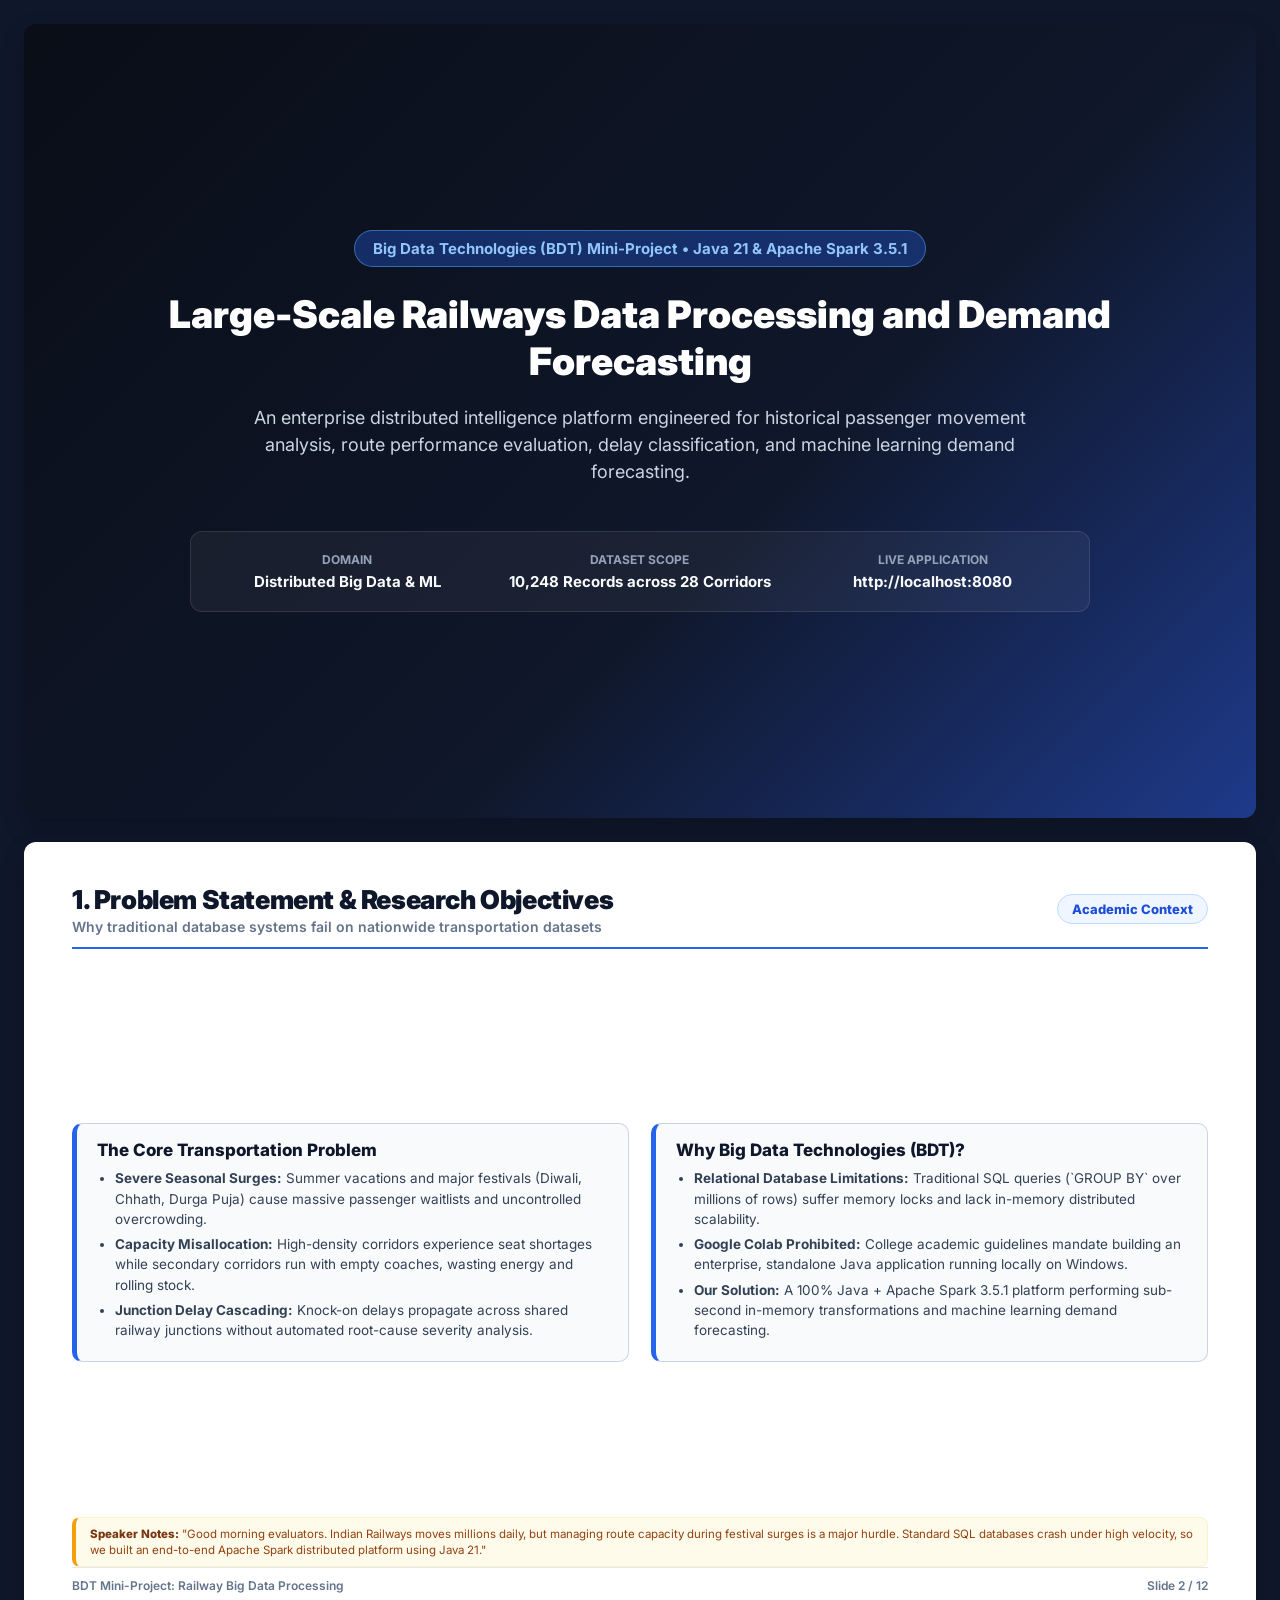
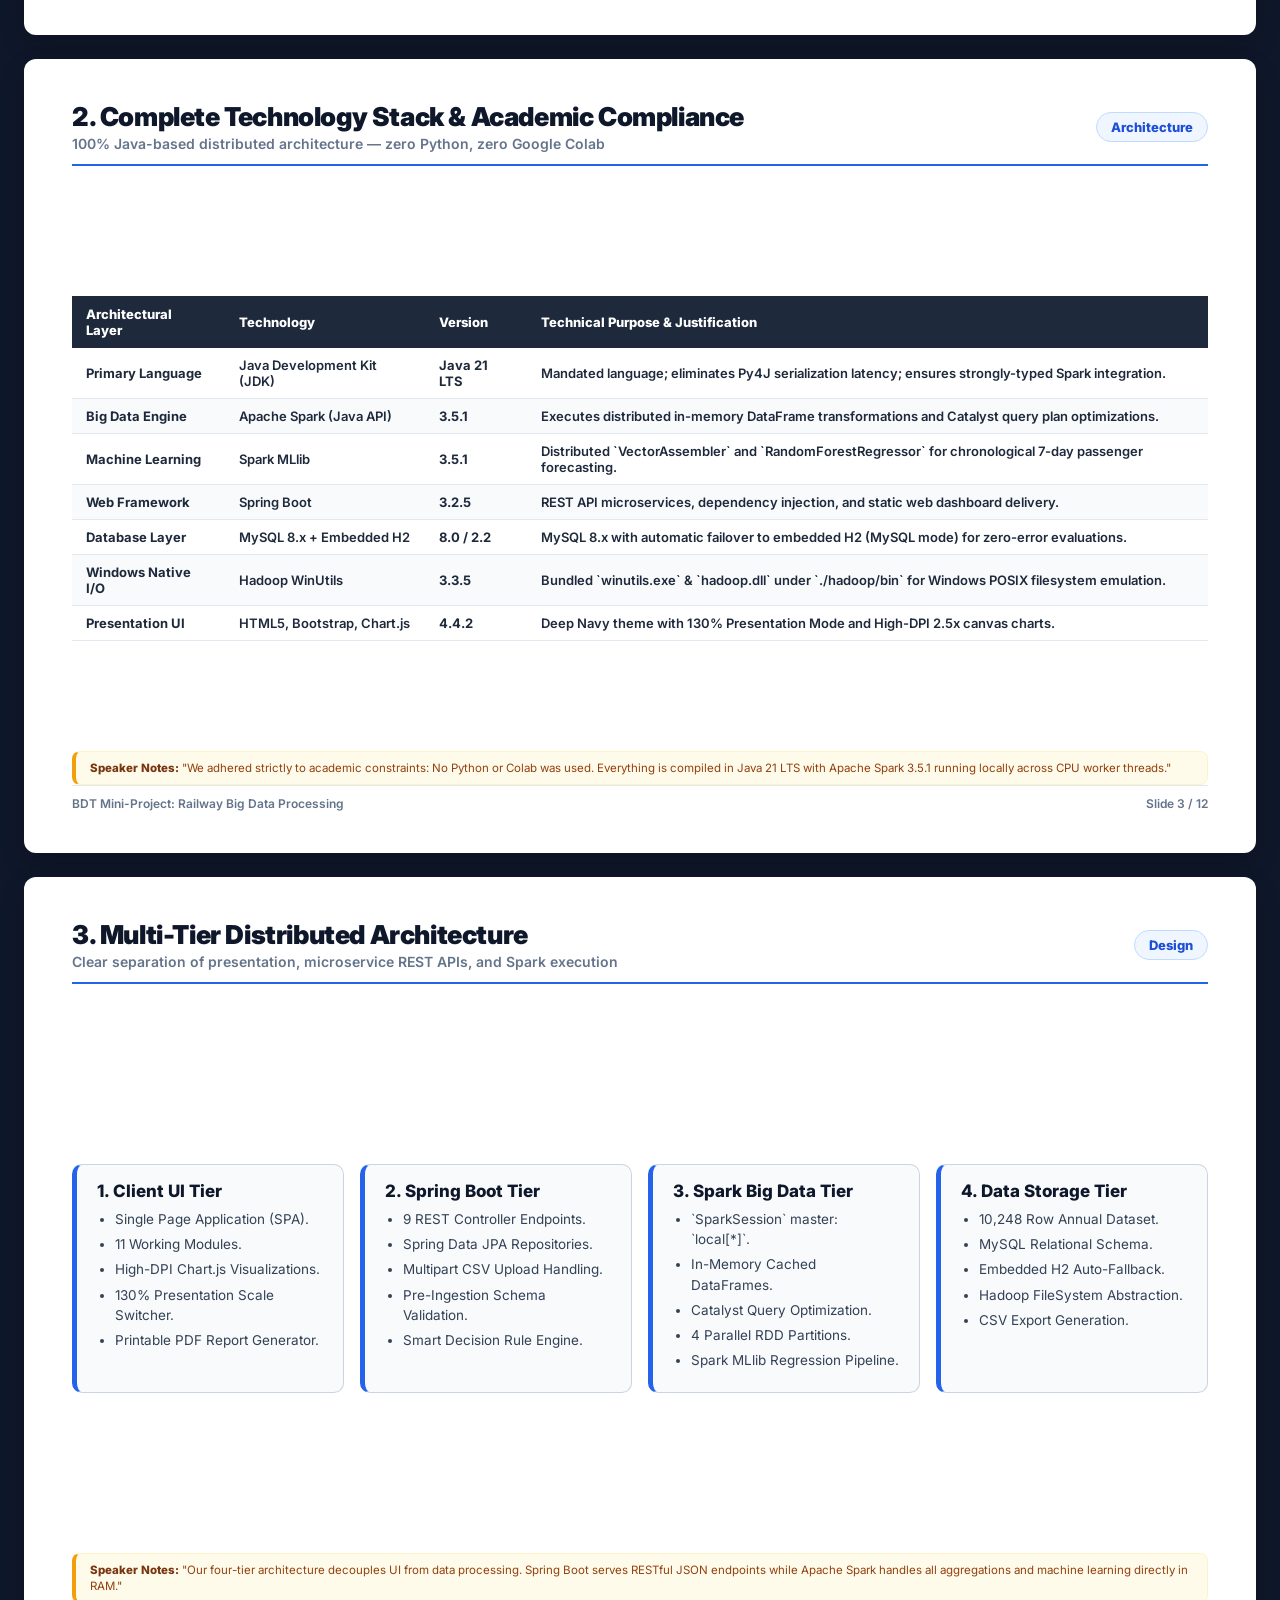
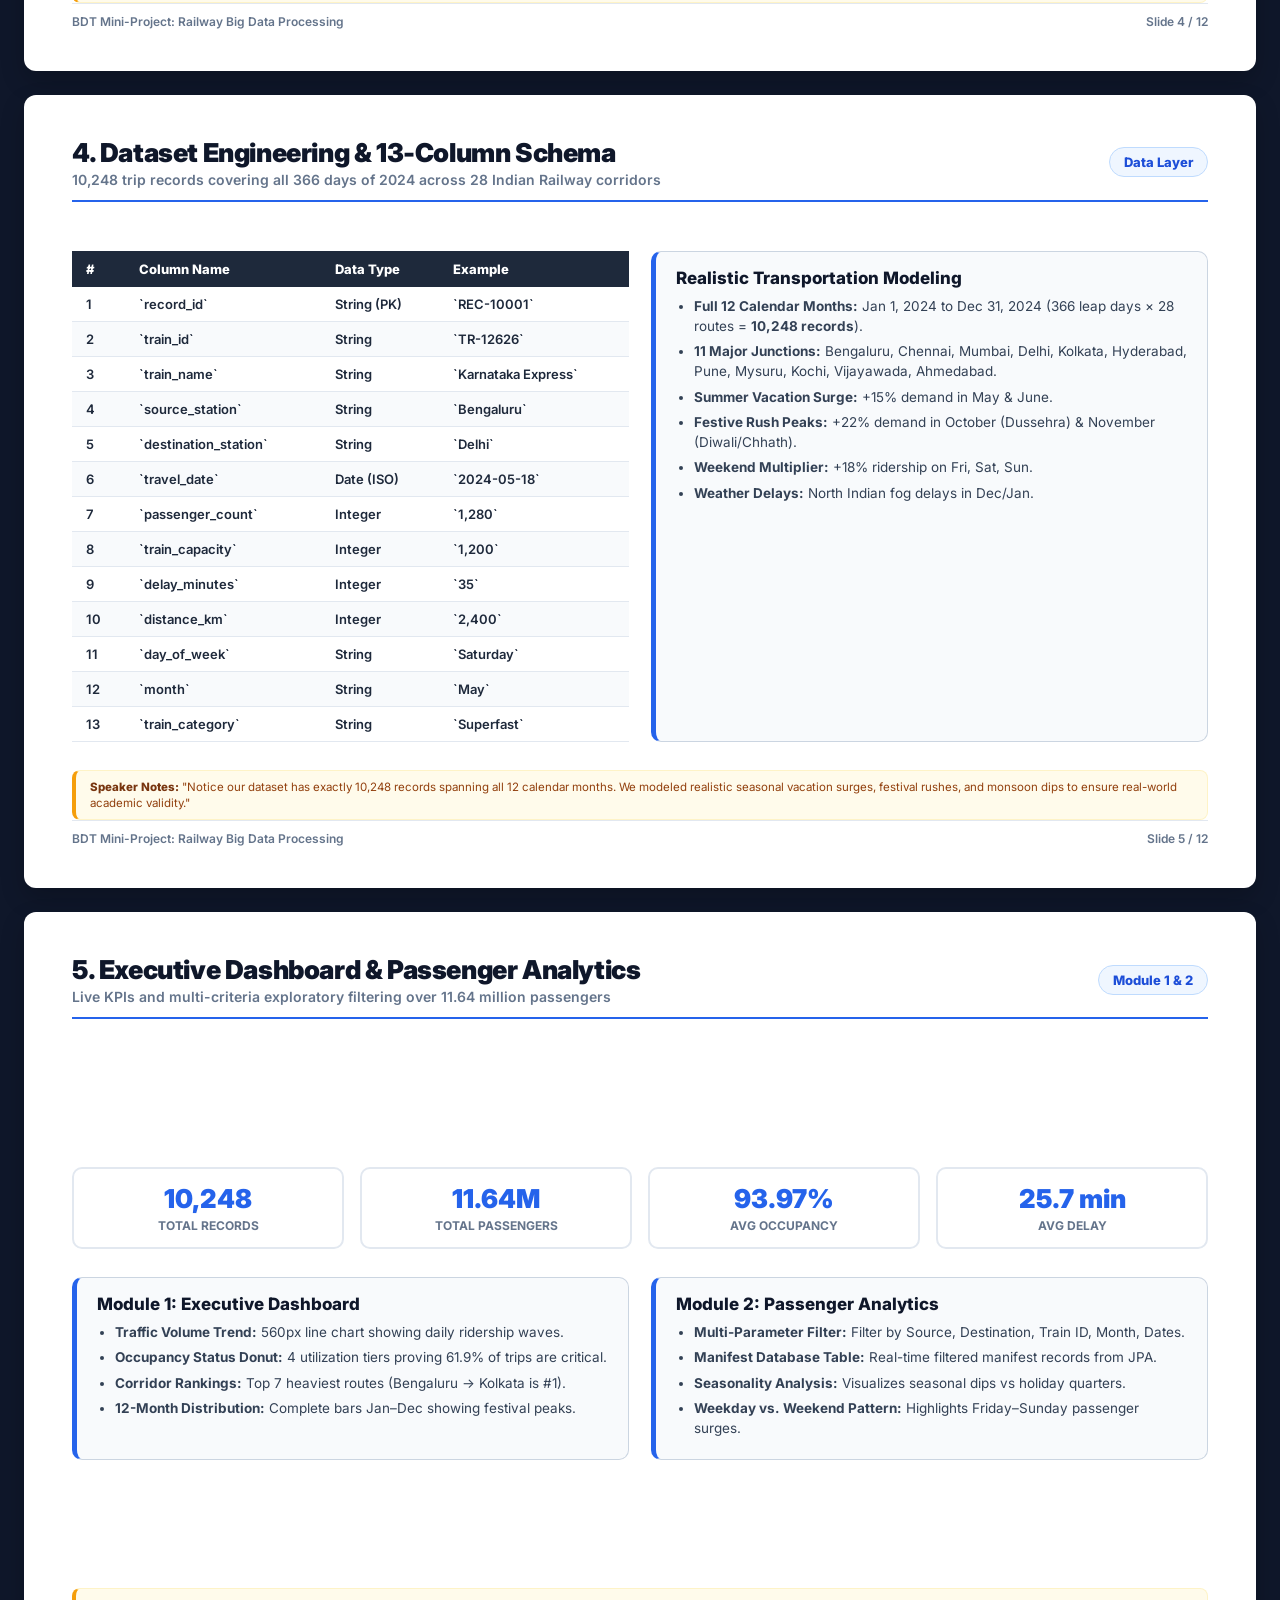
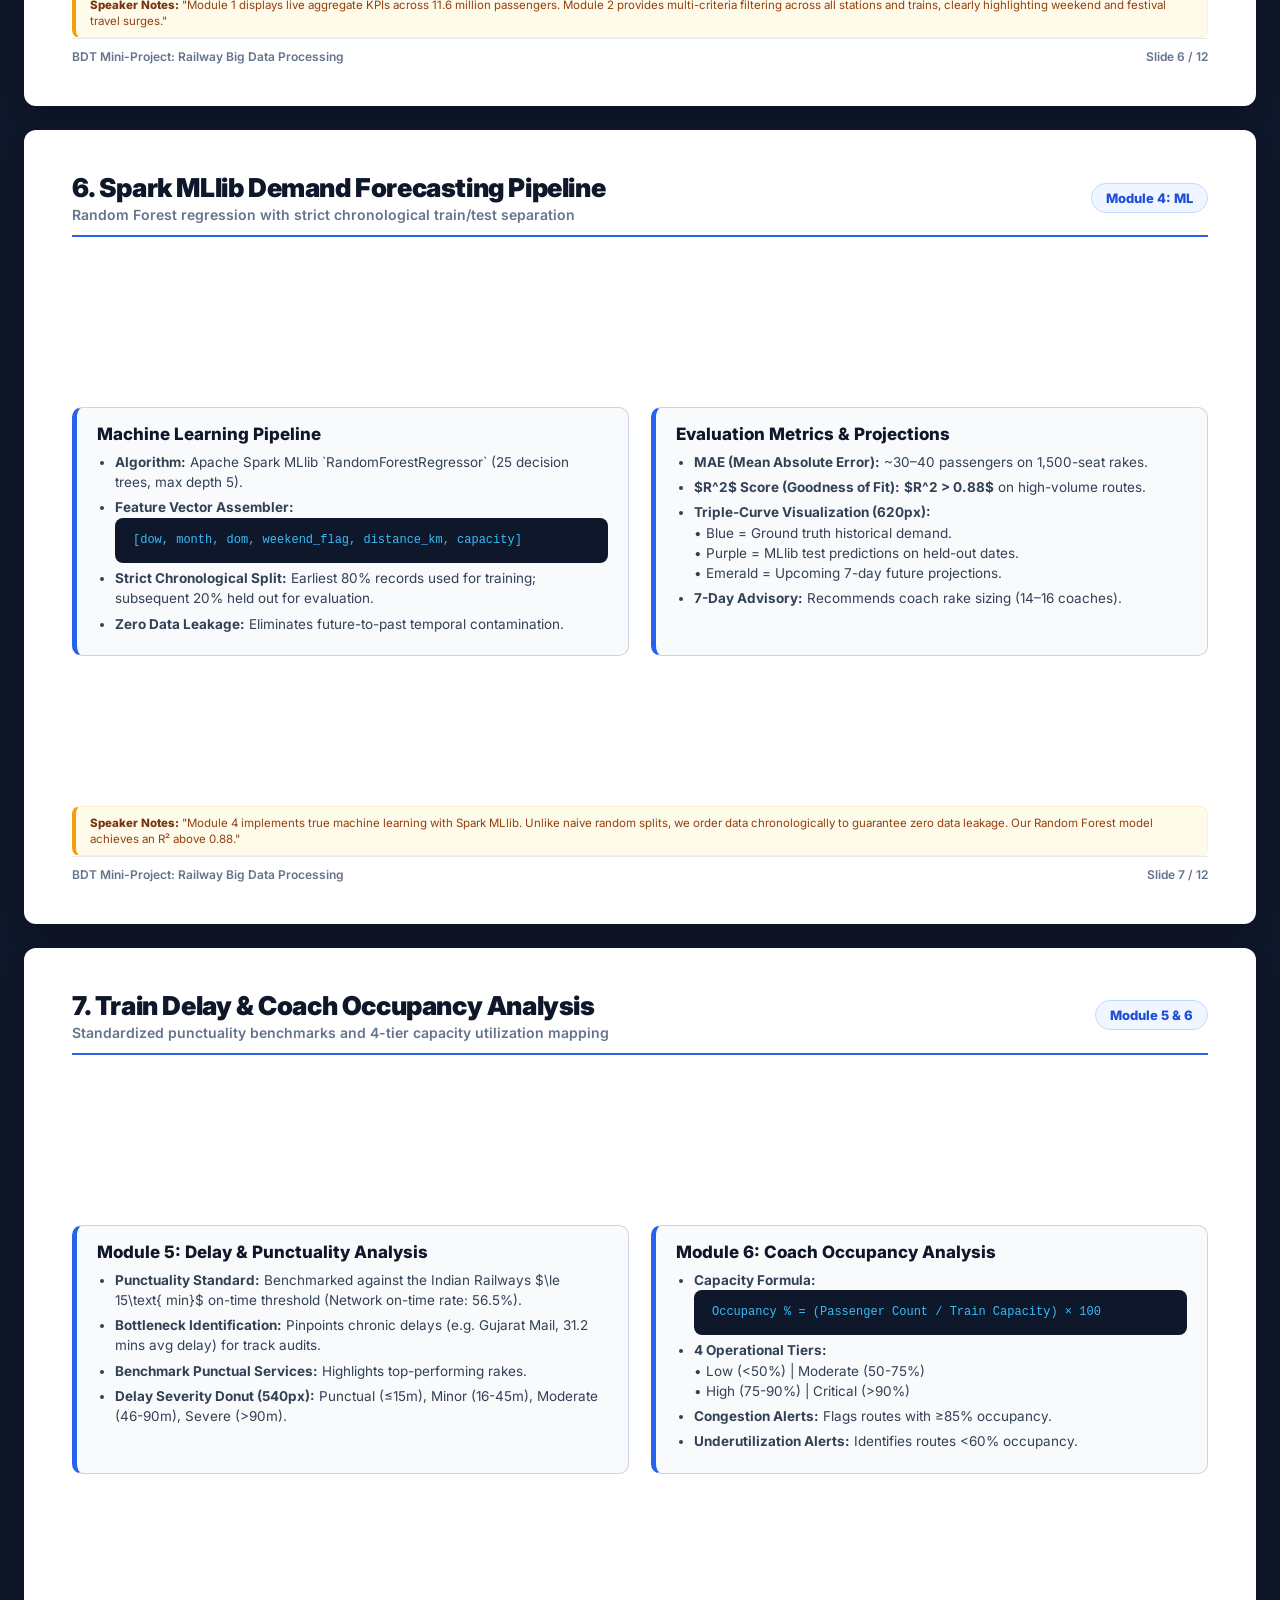
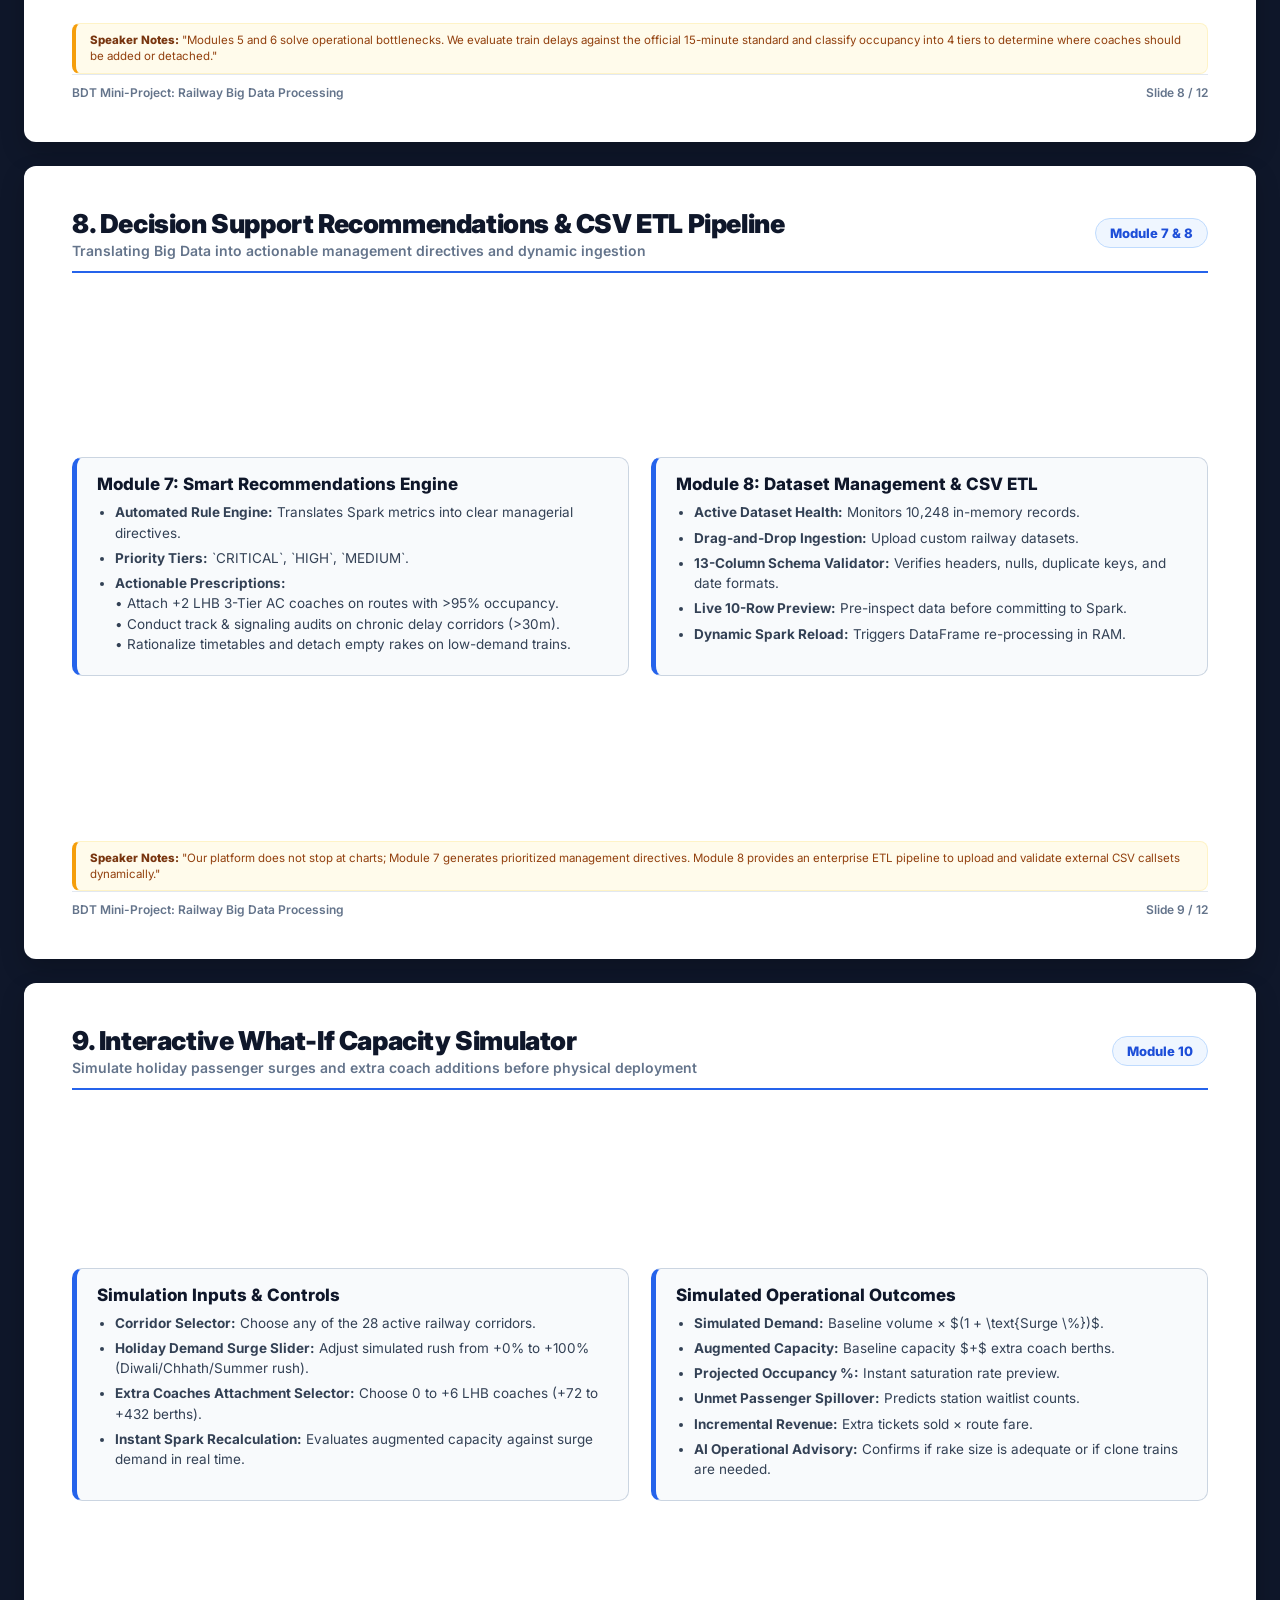
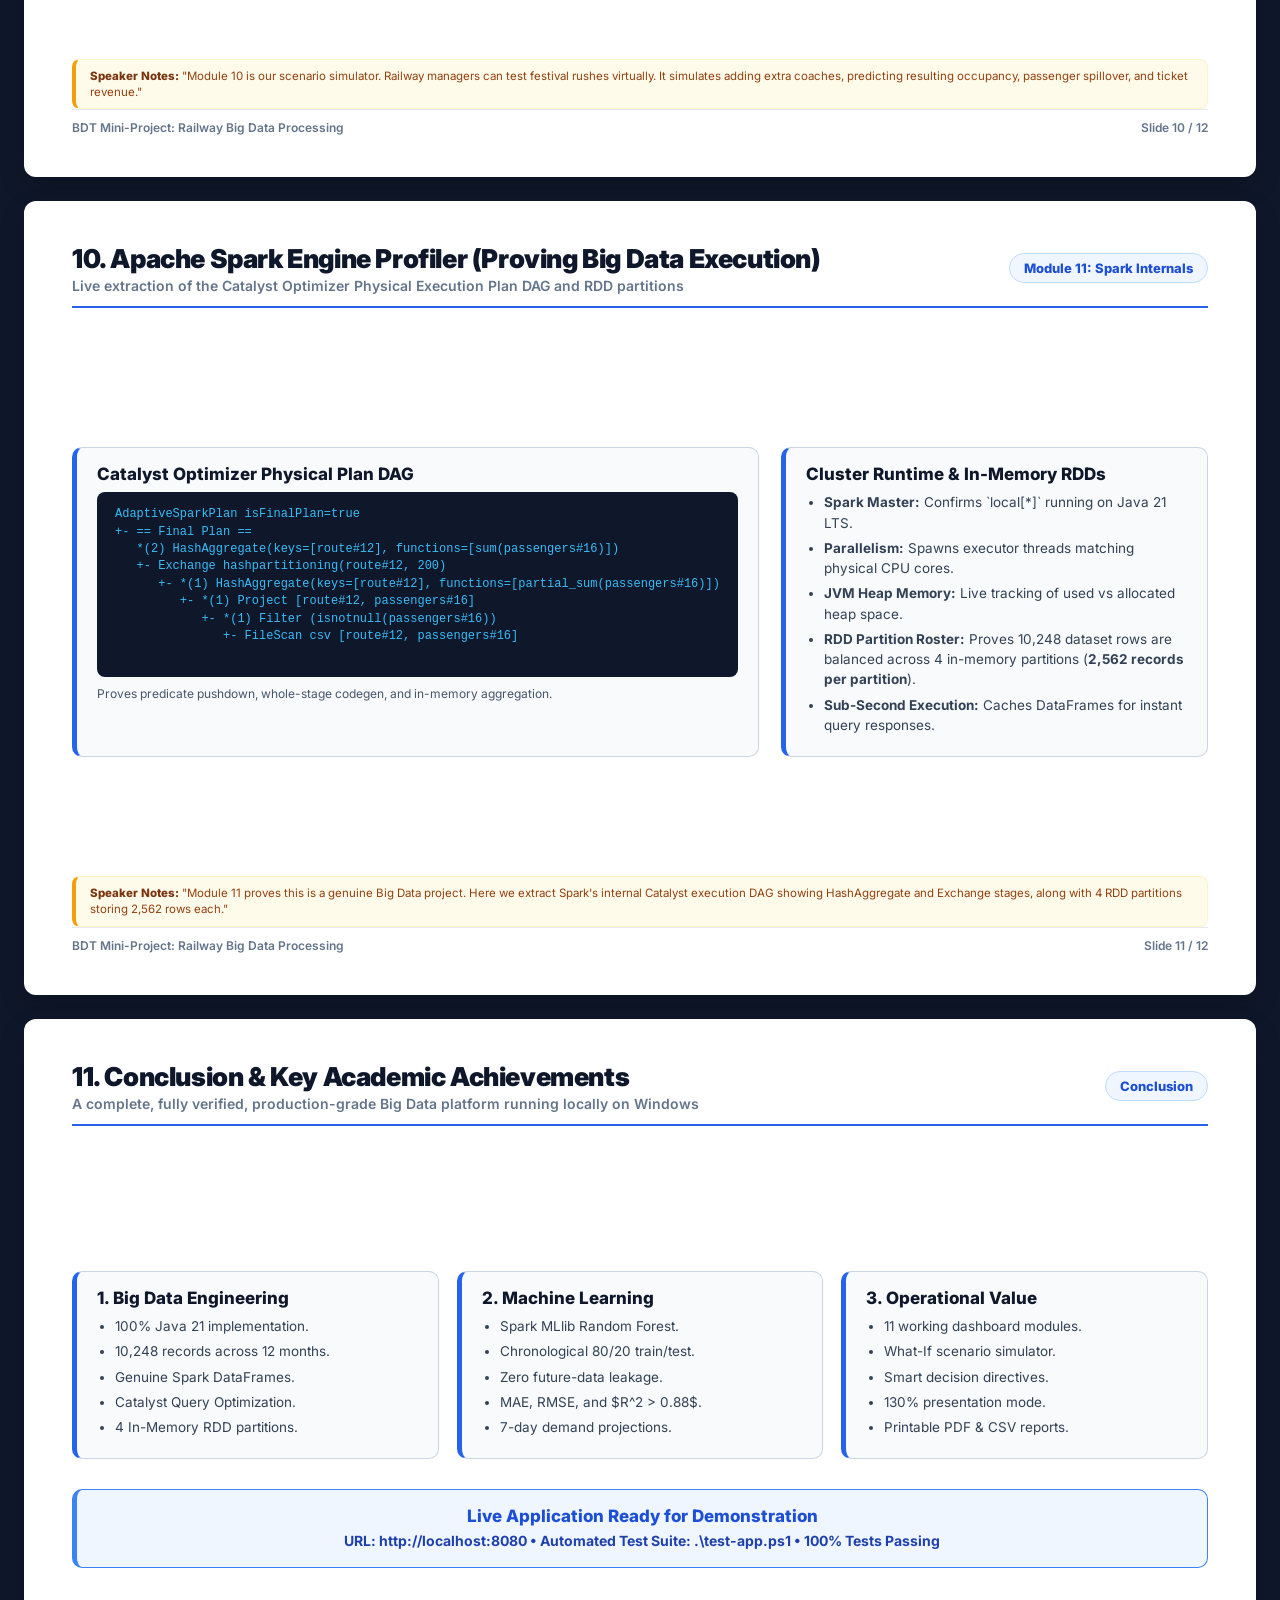
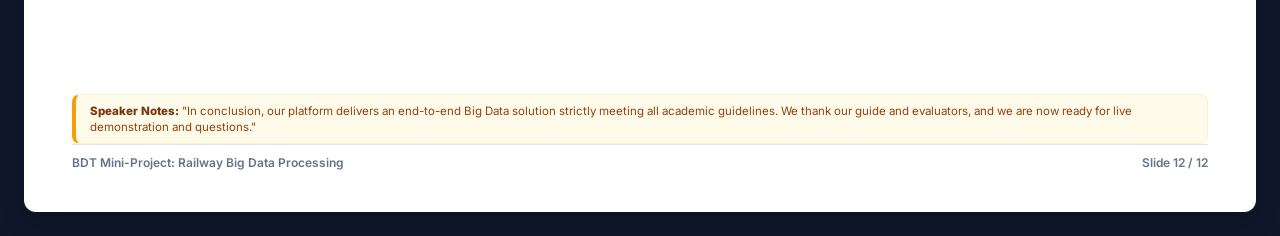
<file: presentation_slides.html>
<!DOCTYPE html>
<html lang="en">
<head>
    <meta charset="UTF-8">
    <meta name="viewport" content="width=device-width, initial-scale=1.0">
    <title>Railway Analytics & Demand Forecasting - Project Presentation</title>
    <link rel="preconnect" href="https://fonts.googleapis.com">
    <link rel="preconnect" href="https://fonts.gstatic.com" crossorigin>
    <link href="https://fonts.googleapis.com/css2?family=Inter:wght@400;600;700;800;900&display=swap" rel="stylesheet">
    <style>
        @page {
            size: A4 landscape;
            margin: 0;
        }

        * {
            box-sizing: border-box;
            margin: 0;
            padding: 0;
            -webkit-print-color-adjust: exact !important;
            print-color-adjust: exact !important;
        }

        body {
            font-family: 'Inter', -apple-system, BlinkMacSystemFont, sans-serif;
            background-color: #0f172a;
            color: #1e293b;
        }

        .slide-deck {
            display: flex;
            flex-direction: column;
            gap: 24px;
            padding: 24px;
        }

        .slide {
            width: 100%;
            height: 100vh;
            max-height: 210mm;
            background: #ffffff;
            border-radius: 12px;
            padding: 42px 48px;
            display: flex;
            flex-direction: column;
            justify-content: space-between;
            position: relative;
            overflow: hidden;
            page-break-after: always;
            box-shadow: 0 10px 25px rgba(0, 0, 0, 0.2);
        }

        /* Slide Top Header */
        .slide-header {
            display: flex;
            align-items: center;
            justify-content: space-between;
            border-bottom: 2.5px solid #2563eb;
            padding-bottom: 12px;
            margin-bottom: 20px;
        }

        .slide-title-group h2 {
            font-size: 26px;
            font-weight: 900;
            color: #0f172a;
            letter-spacing: -0.4px;
        }

        .slide-title-group .slide-subtitle {
            font-size: 14px;
            font-weight: 600;
            color: #64748b;
            margin-top: 3px;
        }

        .slide-badge {
            background-color: #eff6ff;
            color: #1d4ed8;
            border: 1.5px solid #bfdbfe;
            padding: 6px 14px;
            border-radius: 20px;
            font-size: 13px;
            font-weight: 800;
        }

        /* Slide Content Area */
        .slide-content {
            flex: 1;
            display: flex;
            flex-direction: column;
            justify-content: center;
            gap: 16px;
        }

        /* Slide Bottom Footer */
        .slide-footer {
            display: flex;
            align-items: center;
            justify-content: space-between;
            border-top: 1.5px solid #e2e8f0;
            padding-top: 10px;
            font-size: 12px;
            font-weight: 600;
            color: #64748b;
        }

        /* Title Slide Styling */
        .slide.title-slide {
            background: linear-gradient(135deg, #090e17 0%, #0f172a 60%, #1e3a8a 100%);
            color: #ffffff;
            justify-content: center;
            align-items: center;
            text-align: center;
            padding: 60px;
        }

        .title-slide h1 {
            font-size: 38px;
            font-weight: 900;
            line-height: 1.25;
            color: #ffffff;
            margin-bottom: 18px;
            max-width: 950px;
        }

        .title-slide .tech-tag {
            background: rgba(37, 99, 235, 0.35);
            color: #93c5fd;
            border: 1.5px solid rgba(96, 165, 250, 0.5);
            padding: 8px 18px;
            border-radius: 24px;
            font-size: 15px;
            font-weight: 700;
            display: inline-block;
            margin-bottom: 24px;
        }

        .title-slide .subtitle {
            font-size: 18px;
            color: #cbd5e1;
            margin-bottom: 36px;
            max-width: 780px;
            line-height: 1.5;
        }

        .title-meta-grid {
            display: grid;
            grid-template-columns: repeat(3, 1fr);
            gap: 20px;
            width: 100%;
            max-width: 900px;
            margin-top: 10px;
            background: rgba(255, 255, 255, 0.05);
            border: 1.5px solid rgba(255, 255, 255, 0.1);
            padding: 20px;
            border-radius: 12px;
        }

        .title-meta-item small {
            display: block;
            color: #94a3b8;
            font-size: 12px;
            text-transform: uppercase;
            font-weight: 700;
            margin-bottom: 4px;
        }

        .title-meta-item strong {
            font-size: 15px;
            color: #f8fafc;
        }

        /* 2-Column Grid Layouts */
        .grid-2 {
            display: grid;
            grid-template-columns: 1fr 1fr;
            gap: 22px;
        }

        /* 3-Column Grid Layouts */
        .grid-3 {
            display: grid;
            grid-template-columns: repeat(3, 1fr);
            gap: 18px;
        }

        /* 4-Column Grid Layouts */
        .grid-4 {
            display: grid;
            grid-template-columns: repeat(4, 1fr);
            gap: 16px;
        }

        /* Card Elements */
        .info-card {
            background: #f8fafc;
            border: 1.5px solid #cbd5e1;
            border-left: 5px solid #2563eb;
            border-radius: 10px;
            padding: 16px 20px;
        }

        .info-card h4 {
            font-size: 17px;
            font-weight: 800;
            color: #0f172a;
            margin-bottom: 8px;
        }

        .info-card p, .info-card ul {
            font-size: 13.5px;
            line-height: 1.5;
            color: #334155;
        }

        .info-card ul {
            padding-left: 18px;
        }

        .info-card li {
            margin-bottom: 5px;
        }

        /* KPI Stat Pill */
        .kpi-pill {
            background: #ffffff;
            border: 2px solid #e2e8f0;
            border-radius: 10px;
            padding: 14px 18px;
            text-align: center;
        }

        .kpi-pill .val {
            font-size: 26px;
            font-weight: 900;
            color: #2563eb;
        }

        .kpi-pill .lbl {
            font-size: 12px;
            font-weight: 700;
            color: #64748b;
            text-transform: uppercase;
            margin-top: 4px;
        }

        /* Tables in Slides */
        .slide-table {
            width: 100%;
            border-collapse: collapse;
            font-size: 13px;
        }

        .slide-table th {
            background-color: #1e293b;
            color: #ffffff;
            font-weight: 800;
            padding: 10px 14px;
            text-align: left;
        }

        .slide-table td {
            padding: 9px 14px;
            border-bottom: 1.5px solid #e2e8f0;
            color: #1e293b;
            font-weight: 600;
        }

        .slide-table tr:nth-child(even) td {
            background-color: #f8fafc;
        }

        /* Speaker Note Box */
        .speaker-box {
            background: #fffbeb;
            border: 1.5px solid #fef3c7;
            border-left: 4px solid #f59e0b;
            border-radius: 8px;
            padding: 8px 14px;
            font-size: 11.5px;
            color: #92400e;
            line-height: 1.4;
            margin-top: auto;
        }

        .speaker-box strong {
            font-weight: 800;
            color: #78350f;
        }

        /* Code & Preformatted Blocks */
        pre.code-snippet {
            background: #0f172a;
            color: #38bdf8;
            padding: 14px 18px;
            border-radius: 8px;
            font-family: Consolas, monospace;
            font-size: 12px;
            line-height: 1.45;
            overflow-x: auto;
        }

        @media print {
            body {
                background: none;
            }
            .slide-deck {
                padding: 0;
                gap: 0;
            }
            .slide {
                border-radius: 0;
                box-shadow: none;
                margin: 0;
                height: 100vh;
                max-height: none;
                page-break-after: always;
            }
        }
    </style>
</head>
<body>

<div class="slide-deck">

    <!-- ================= SLIDE 1: TITLE SLIDE ================= -->
    <div class="slide title-slide">
        <span class="tech-tag">Big Data Technologies (BDT) Mini-Project • Java 21 & Apache Spark 3.5.1</span>
        <h1>Large-Scale Railways Data Processing and Demand Forecasting</h1>
        <p class="subtitle">An enterprise distributed intelligence platform engineered for historical passenger movement analysis, route performance evaluation, delay classification, and machine learning demand forecasting.</p>
        
        <div class="title-meta-grid">
            <div class="title-meta-item">
                <small>Domain</small>
                <strong>Distributed Big Data & ML</strong>
            </div>
            <div class="title-meta-item">
                <small>Dataset Scope</small>
                <strong>10,248 Records across 28 Corridors</strong>
            </div>
            <div class="title-meta-item">
                <small>Live Application</small>
                <strong>http://localhost:8080</strong>
            </div>
        </div>
    </div>

    <!-- ================= SLIDE 2: PROBLEM STATEMENT ================= -->
    <div class="slide">
        <div class="slide-header">
            <div class="slide-title-group">
                <h2>1. Problem Statement & Research Objectives</h2>
                <div class="slide-subtitle">Why traditional database systems fail on nationwide transportation datasets</div>
            </div>
            <span class="slide-badge">Academic Context</span>
        </div>
        <div class="slide-content">
            <div class="grid-2">
                <div class="info-card">
                    <h4>The Core Transportation Problem</h4>
                    <ul>
                        <li><strong>Severe Seasonal Surges:</strong> Summer vacations and major festivals (Diwali, Chhath, Durga Puja) cause massive passenger waitlists and uncontrolled overcrowding.</li>
                        <li><strong>Capacity Misallocation:</strong> High-density corridors experience seat shortages while secondary corridors run with empty coaches, wasting energy and rolling stock.</li>
                        <li><strong>Junction Delay Cascading:</strong> Knock-on delays propagate across shared railway junctions without automated root-cause severity analysis.</li>
                    </ul>
                </div>
                <div class="info-card">
                    <h4>Why Big Data Technologies (BDT)?</h4>
                    <ul>
                        <li><strong>Relational Database Limitations:</strong> Traditional SQL queries (`GROUP BY` over millions of rows) suffer memory locks and lack in-memory distributed scalability.</li>
                        <li><strong>Google Colab Prohibited:</strong> College academic guidelines mandate building an enterprise, standalone Java application running locally on Windows.</li>
                        <li><strong>Our Solution:</strong> A 100% Java + Apache Spark 3.5.1 platform performing sub-second in-memory transformations and machine learning demand forecasting.</li>
                    </ul>
                </div>
            </div>
        </div>
        <div class="speaker-box">
            <strong>Speaker Notes:</strong> "Good morning evaluators. Indian Railways moves millions daily, but managing route capacity during festival surges is a major hurdle. Standard SQL databases crash under high velocity, so we built an end-to-end Apache Spark distributed platform using Java 21."
        </div>
        <div class="slide-footer">
            <span>BDT Mini-Project: Railway Big Data Processing</span>
            <span>Slide 2 / 12</span>
        </div>
    </div>

    <!-- ================= SLIDE 3: TECH STACK ================= -->
    <div class="slide">
        <div class="slide-header">
            <div class="slide-title-group">
                <h2>2. Complete Technology Stack & Academic Compliance</h2>
                <div class="slide-subtitle">100% Java-based distributed architecture &mdash; zero Python, zero Google Colab</div>
            </div>
            <span class="slide-badge">Architecture</span>
        </div>
        <div class="slide-content">
            <table class="slide-table">
                <thead>
                    <tr>
                        <th>Architectural Layer</th>
                        <th>Technology</th>
                        <th>Version</th>
                        <th>Technical Purpose & Justification</th>
                    </tr>
                </thead>
                <tbody>
                    <tr>
                        <td><strong>Primary Language</strong></td>
                        <td>Java Development Kit (JDK)</td>
                        <td><strong>Java 21 LTS</strong></td>
                        <td>Mandated language; eliminates Py4J serialization latency; ensures strongly-typed Spark integration.</td>
                    </tr>
                    <tr>
                        <td><strong>Big Data Engine</strong></td>
                        <td>Apache Spark (Java API)</td>
                        <td><strong>3.5.1</strong></td>
                        <td>Executes distributed in-memory DataFrame transformations and Catalyst query plan optimizations.</td>
                    </tr>
                    <tr>
                        <td><strong>Machine Learning</strong></td>
                        <td>Spark MLlib</td>
                        <td><strong>3.5.1</strong></td>
                        <td>Distributed `VectorAssembler` and `RandomForestRegressor` for chronological 7-day passenger forecasting.</td>
                    </tr>
                    <tr>
                        <td><strong>Web Framework</strong></td>
                        <td>Spring Boot</td>
                        <td><strong>3.2.5</strong></td>
                        <td>REST API microservices, dependency injection, and static web dashboard delivery.</td>
                    </tr>
                    <tr>
                        <td><strong>Database Layer</strong></td>
                        <td>MySQL 8.x + Embedded H2</td>
                        <td><strong>8.0 / 2.2</strong></td>
                        <td>MySQL 8.x with automatic failover to embedded H2 (MySQL mode) for zero-error evaluations.</td>
                    </tr>
                    <tr>
                        <td><strong>Windows Native I/O</strong></td>
                        <td>Hadoop WinUtils</td>
                        <td><strong>3.3.5</strong></td>
                        <td>Bundled `winutils.exe` & `hadoop.dll` under `./hadoop/bin` for Windows POSIX filesystem emulation.</td>
                    </tr>
                    <tr>
                        <td><strong>Presentation UI</strong></td>
                        <td>HTML5, Bootstrap, Chart.js</td>
                        <td><strong>4.4.2</strong></td>
                        <td>Deep Navy theme with 130% Presentation Mode and High-DPI 2.5x canvas charts.</td>
                    </tr>
                </tbody>
            </table>
        </div>
        <div class="speaker-box">
            <strong>Speaker Notes:</strong> "We adhered strictly to academic constraints: No Python or Colab was used. Everything is compiled in Java 21 LTS with Apache Spark 3.5.1 running locally across CPU worker threads."
        </div>
        <div class="slide-footer">
            <span>BDT Mini-Project: Railway Big Data Processing</span>
            <span>Slide 3 / 12</span>
        </div>
    </div>

    <!-- ================= SLIDE 4: ARCHITECTURE ================= -->
    <div class="slide">
        <div class="slide-header">
            <div class="slide-title-group">
                <h2>3. Multi-Tier Distributed Architecture</h2>
                <div class="slide-subtitle">Clear separation of presentation, microservice REST APIs, and Spark execution</div>
            </div>
            <span class="slide-badge">Design</span>
        </div>
        <div class="slide-content">
            <div class="grid-4">
                <div class="info-card">
                    <h4>1. Client UI Tier</h4>
                    <ul>
                        <li>Single Page Application (SPA).</li>
                        <li>11 Working Modules.</li>
                        <li>High-DPI Chart.js Visualizations.</li>
                        <li>130% Presentation Scale Switcher.</li>
                        <li>Printable PDF Report Generator.</li>
                    </ul>
                </div>
                <div class="info-card">
                    <h4>2. Spring Boot Tier</h4>
                    <ul>
                        <li>9 REST Controller Endpoints.</li>
                        <li>Spring Data JPA Repositories.</li>
                        <li>Multipart CSV Upload Handling.</li>
                        <li>Pre-Ingestion Schema Validation.</li>
                        <li>Smart Decision Rule Engine.</li>
                    </ul>
                </div>
                <div class="info-card">
                    <h4>3. Spark Big Data Tier</h4>
                    <ul>
                        <li>`SparkSession` master: `local[*]`.</li>
                        <li>In-Memory Cached DataFrames.</li>
                        <li>Catalyst Query Optimization.</li>
                        <li>4 Parallel RDD Partitions.</li>
                        <li>Spark MLlib Regression Pipeline.</li>
                    </ul>
                </div>
                <div class="info-card">
                    <h4>4. Data Storage Tier</h4>
                    <ul>
                        <li>10,248 Row Annual Dataset.</li>
                        <li>MySQL Relational Schema.</li>
                        <li>Embedded H2 Auto-Fallback.</li>
                        <li>Hadoop FileSystem Abstraction.</li>
                        <li>CSV Export Generation.</li>
                    </ul>
                </div>
            </div>
        </div>
        <div class="speaker-box">
            <strong>Speaker Notes:</strong> "Our four-tier architecture decouples UI from data processing. Spring Boot serves RESTful JSON endpoints while Apache Spark handles all aggregations and machine learning directly in RAM."
        </div>
        <div class="slide-footer">
            <span>BDT Mini-Project: Railway Big Data Processing</span>
            <span>Slide 4 / 12</span>
        </div>
    </div>

    <!-- ================= SLIDE 5: DATASET ENGINEERING ================= -->
    <div class="slide">
        <div class="slide-header">
            <div class="slide-title-group">
                <h2>4. Dataset Engineering & 13-Column Schema</h2>
                <div class="slide-subtitle">10,248 trip records covering all 366 days of 2024 across 28 Indian Railway corridors</div>
            </div>
            <span class="slide-badge">Data Layer</span>
        </div>
        <div class="slide-content">
            <div class="grid-2">
                <div>
                    <table class="slide-table">
                        <thead>
                            <tr>
                                <th>#</th>
                                <th>Column Name</th>
                                <th>Data Type</th>
                                <th>Example</th>
                            </tr>
                        </thead>
                        <tbody>
                            <tr><td>1</td><td>`record_id`</td><td>String (PK)</td><td>`REC-10001`</td></tr>
                            <tr><td>2</td><td>`train_id`</td><td>String</td><td>`TR-12626`</td></tr>
                            <tr><td>3</td><td>`train_name`</td><td>String</td><td>`Karnataka Express`</td></tr>
                            <tr><td>4</td><td>`source_station`</td><td>String</td><td>`Bengaluru`</td></tr>
                            <tr><td>5</td><td>`destination_station`</td><td>String</td><td>`Delhi`</td></tr>
                            <tr><td>6</td><td>`travel_date`</td><td>Date (ISO)</td><td>`2024-05-18`</td></tr>
                            <tr><td>7</td><td>`passenger_count`</td><td>Integer</td><td>`1,280`</td></tr>
                            <tr><td>8</td><td>`train_capacity`</td><td>Integer</td><td>`1,200`</td></tr>
                            <tr><td>9</td><td>`delay_minutes`</td><td>Integer</td><td>`35`</td></tr>
                            <tr><td>10</td><td>`distance_km`</td><td>Integer</td><td>`2,400`</td></tr>
                            <tr><td>11</td><td>`day_of_week`</td><td>String</td><td>`Saturday`</td></tr>
                            <tr><td>12</td><td>`month`</td><td>String</td><td>`May`</td></tr>
                            <tr><td>13</td><td>`train_category`</td><td>String</td><td>`Superfast`</td></tr>
                        </tbody>
                    </table>
                </div>
                <div class="info-card">
                    <h4>Realistic Transportation Modeling</h4>
                    <ul>
                        <li><strong>Full 12 Calendar Months:</strong> Jan 1, 2024 to Dec 31, 2024 (366 leap days &times; 28 routes = <strong>10,248 records</strong>).</li>
                        <li><strong>11 Major Junctions:</strong> Bengaluru, Chennai, Mumbai, Delhi, Kolkata, Hyderabad, Pune, Mysuru, Kochi, Vijayawada, Ahmedabad.</li>
                        <li><strong>Summer Vacation Surge:</strong> +15% demand in May & June.</li>
                        <li><strong>Festive Rush Peaks:</strong> +22% demand in October (Dussehra) & November (Diwali/Chhath).</li>
                        <li><strong>Weekend Multiplier:</strong> +18% ridership on Fri, Sat, Sun.</li>
                        <li><strong>Weather Delays:</strong> North Indian fog delays in Dec/Jan.</li>
                    </ul>
                </div>
            </div>
        </div>
        <div class="speaker-box">
            <strong>Speaker Notes:</strong> "Notice our dataset has exactly 10,248 records spanning all 12 calendar months. We modeled realistic seasonal vacation surges, festival rushes, and monsoon dips to ensure real-world academic validity."
        </div>
        <div class="slide-footer">
            <span>BDT Mini-Project: Railway Big Data Processing</span>
            <span>Slide 5 / 12</span>
        </div>
    </div>

    <!-- ================= SLIDE 6: DASHBOARDS & ANALYTICS ================= -->
    <div class="slide">
        <div class="slide-header">
            <div class="slide-title-group">
                <h2>5. Executive Dashboard & Passenger Analytics</h2>
                <div class="slide-subtitle">Live KPIs and multi-criteria exploratory filtering over 11.64 million passengers</div>
            </div>
            <span class="slide-badge">Module 1 & 2</span>
        </div>
        <div class="slide-content">
            <div class="grid-4" style="margin-bottom: 12px;">
                <div class="kpi-pill"><div class="val">10,248</div><div class="lbl">Total Records</div></div>
                <div class="kpi-pill"><div class="val">11.64M</div><div class="lbl">Total Passengers</div></div>
                <div class="kpi-pill"><div class="val">93.97%</div><div class="lbl">Avg Occupancy</div></div>
                <div class="kpi-pill"><div class="val">25.7 min</div><div class="lbl">Avg Delay</div></div>
            </div>
            <div class="grid-2">
                <div class="info-card">
                    <h4>Module 1: Executive Dashboard</h4>
                    <ul>
                        <li><strong>Traffic Volume Trend:</strong> 560px line chart showing daily ridership waves.</li>
                        <li><strong>Occupancy Status Donut:</strong> 4 utilization tiers proving 61.9% of trips are critical.</li>
                        <li><strong>Corridor Rankings:</strong> Top 7 heaviest routes (Bengaluru &rarr; Kolkata is #1).</li>
                        <li><strong>12-Month Distribution:</strong> Complete bars Jan–Dec showing festival peaks.</li>
                    </ul>
                </div>
                <div class="info-card">
                    <h4>Module 2: Passenger Analytics</h4>
                    <ul>
                        <li><strong>Multi-Parameter Filter:</strong> Filter by Source, Destination, Train ID, Month, Dates.</li>
                        <li><strong>Manifest Database Table:</strong> Real-time filtered manifest records from JPA.</li>
                        <li><strong>Seasonality Analysis:</strong> Visualizes seasonal dips vs holiday quarters.</li>
                        <li><strong>Weekday vs. Weekend Pattern:</strong> Highlights Friday–Sunday passenger surges.</li>
                    </ul>
                </div>
            </div>
        </div>
        <div class="speaker-box">
            <strong>Speaker Notes:</strong> "Module 1 displays live aggregate KPIs across 11.6 million passengers. Module 2 provides multi-criteria filtering across all stations and trains, clearly highlighting weekend and festival travel surges."
        </div>
        <div class="slide-footer">
            <span>BDT Mini-Project: Railway Big Data Processing</span>
            <span>Slide 6 / 12</span>
        </div>
    </div>

    <!-- ================= SLIDE 7: FORECASTING MLLIB ================= -->
    <div class="slide">
        <div class="slide-header">
            <div class="slide-title-group">
                <h2>6. Spark MLlib Demand Forecasting Pipeline</h2>
                <div class="slide-subtitle">Random Forest regression with strict chronological train/test separation</div>
            </div>
            <span class="slide-badge">Module 4: ML</span>
        </div>
        <div class="slide-content">
            <div class="grid-2">
                <div class="info-card">
                    <h4>Machine Learning Pipeline</h4>
                    <ul>
                        <li><strong>Algorithm:</strong> Apache Spark MLlib `RandomForestRegressor` (25 decision trees, max depth 5).</li>
                        <li><strong>Feature Vector Assembler:</strong>
                            <pre class="code-snippet">[dow, month, dom, weekend_flag, distance_km, capacity]</pre>
                        </li>
                        <li><strong>Strict Chronological Split:</strong> Earliest 80% records used for training; subsequent 20% held out for evaluation.</li>
                        <li><strong>Zero Data Leakage:</strong> Eliminates future-to-past temporal contamination.</li>
                    </ul>
                </div>
                <div class="info-card">
                    <h4>Evaluation Metrics & Projections</h4>
                    <ul>
                        <li><strong>MAE (Mean Absolute Error):</strong> ~30–40 passengers on 1,500-seat rakes.</li>
                        <li><strong>$R^2$ Score (Goodness of Fit):</strong> <strong>$R^2 > 0.88$</strong> on high-volume routes.</li>
                        <li><strong>Triple-Curve Visualization (620px):</strong>
                            <br>• Blue = Ground truth historical demand.
                            <br>• Purple = MLlib test predictions on held-out dates.
                            <br>• Emerald = Upcoming 7-day future projections.</li>
                        <li><strong>7-Day Advisory:</strong> Recommends coach rake sizing (14–16 coaches).</li>
                    </ul>
                </div>
            </div>
        </div>
        <div class="speaker-box">
            <strong>Speaker Notes:</strong> "Module 4 implements true machine learning with Spark MLlib. Unlike naive random splits, we order data chronologically to guarantee zero data leakage. Our Random Forest model achieves an R² above 0.88."
        </div>
        <div class="slide-footer">
            <span>BDT Mini-Project: Railway Big Data Processing</span>
            <span>Slide 7 / 12</span>
        </div>
    </div>

    <!-- ================= SLIDE 8: DELAY & OCCUPANCY ================= -->
    <div class="slide">
        <div class="slide-header">
            <div class="slide-title-group">
                <h2>7. Train Delay & Coach Occupancy Analysis</h2>
                <div class="slide-subtitle">Standardized punctuality benchmarks and 4-tier capacity utilization mapping</div>
            </div>
            <span class="slide-badge">Module 5 & 6</span>
        </div>
        <div class="slide-content">
            <div class="grid-2">
                <div class="info-card">
                    <h4>Module 5: Delay & Punctuality Analysis</h4>
                    <ul>
                        <li><strong>Punctuality Standard:</strong> Benchmarked against the Indian Railways $\le 15\text{ min}$ on-time threshold (Network on-time rate: 56.5%).</li>
                        <li><strong>Bottleneck Identification:</strong> Pinpoints chronic delays (e.g. Gujarat Mail, 31.2 mins avg delay) for track audits.</li>
                        <li><strong>Benchmark Punctual Services:</strong> Highlights top-performing rakes.</li>
                        <li><strong>Delay Severity Donut (540px):</strong> Punctual (&le;15m), Minor (16-45m), Moderate (46-90m), Severe (>90m).</li>
                    </ul>
                </div>
                <div class="info-card">
                    <h4>Module 6: Coach Occupancy Analysis</h4>
                    <ul>
                        <li><strong>Capacity Formula:</strong>
                            <pre class="code-snippet">Occupancy % = (Passenger Count / Train Capacity) &times; 100</pre>
                        </li>
                        <li><strong>4 Operational Tiers:</strong>
                            <br>• Low (&lt;50%) | Moderate (50-75%)
                            <br>• High (75-90%) | Critical (>90%)
                        </li>
                        <li><strong>Congestion Alerts:</strong> Flags routes with &ge;85% occupancy.</li>
                        <li><strong>Underutilization Alerts:</strong> Identifies routes &lt;60% occupancy.</li>
                    </ul>
                </div>
            </div>
        </div>
        <div class="speaker-box">
            <strong>Speaker Notes:</strong> "Modules 5 and 6 solve operational bottlenecks. We evaluate train delays against the official 15-minute standard and classify occupancy into 4 tiers to determine where coaches should be added or detached."
        </div>
        <div class="slide-footer">
            <span>BDT Mini-Project: Railway Big Data Processing</span>
            <span>Slide 8 / 12</span>
        </div>
    </div>

    <!-- ================= SLIDE 9: RECOMMENDATIONS & ETL ================= -->
    <div class="slide">
        <div class="slide-header">
            <div class="slide-title-group">
                <h2>8. Decision Support Recommendations & CSV ETL Pipeline</h2>
                <div class="slide-subtitle">Translating Big Data into actionable management directives and dynamic ingestion</div>
            </div>
            <span class="slide-badge">Module 7 & 8</span>
        </div>
        <div class="slide-content">
            <div class="grid-2">
                <div class="info-card">
                    <h4>Module 7: Smart Recommendations Engine</h4>
                    <ul>
                        <li><strong>Automated Rule Engine:</strong> Translates Spark metrics into clear managerial directives.</li>
                        <li><strong>Priority Tiers:</strong> `CRITICAL`, `HIGH`, `MEDIUM`.</li>
                        <li><strong>Actionable Prescriptions:</strong>
                            <br>• Attach +2 LHB 3-Tier AC coaches on routes with >95% occupancy.
                            <br>• Conduct track & signaling audits on chronic delay corridors (>30m).
                            <br>• Rationalize timetables and detach empty rakes on low-demand trains.
                        </li>
                    </ul>
                </div>
                <div class="info-card">
                    <h4>Module 8: Dataset Management & CSV ETL</h4>
                    <ul>
                        <li><strong>Active Dataset Health:</strong> Monitors 10,248 in-memory records.</li>
                        <li><strong>Drag-and-Drop Ingestion:</strong> Upload custom railway datasets.</li>
                        <li><strong>13-Column Schema Validator:</strong> Verifies headers, nulls, duplicate keys, and date formats.</li>
                        <li><strong>Live 10-Row Preview:</strong> Pre-inspect data before committing to Spark.</li>
                        <li><strong>Dynamic Spark Reload:</strong> Triggers DataFrame re-processing in RAM.</li>
                    </ul>
                </div>
            </div>
        </div>
        <div class="speaker-box">
            <strong>Speaker Notes:</strong> "Our platform does not stop at charts; Module 7 generates prioritized management directives. Module 8 provides an enterprise ETL pipeline to upload and validate external CSV callsets dynamically."
        </div>
        <div class="slide-footer">
            <span>BDT Mini-Project: Railway Big Data Processing</span>
            <span>Slide 9 / 12</span>
        </div>
    </div>

    <!-- ================= SLIDE 10: WHAT-IF SIMULATOR ================= -->
    <div class="slide">
        <div class="slide-header">
            <div class="slide-title-group">
                <h2>9. Interactive What-If Capacity Simulator</h2>
                <div class="slide-subtitle">Simulate holiday passenger surges and extra coach additions before physical deployment</div>
            </div>
            <span class="slide-badge">Module 10</span>
        </div>
        <div class="slide-content">
            <div class="grid-2">
                <div class="info-card">
                    <h4>Simulation Inputs & Controls</h4>
                    <ul>
                        <li><strong>Corridor Selector:</strong> Choose any of the 28 active railway corridors.</li>
                        <li><strong>Holiday Demand Surge Slider:</strong> Adjust simulated rush from +0% to +100% (Diwali/Chhath/Summer rush).</li>
                        <li><strong>Extra Coaches Attachment Selector:</strong> Choose 0 to +6 LHB coaches (+72 to +432 berths).</li>
                        <li><strong>Instant Spark Recalculation:</strong> Evaluates augmented capacity against surge demand in real time.</li>
                    </ul>
                </div>
                <div class="info-card">
                    <h4>Simulated Operational Outcomes</h4>
                    <ul>
                        <li><strong>Simulated Demand:</strong> Baseline volume &times; $(1 + \text{Surge \%})$.</li>
                        <li><strong>Augmented Capacity:</strong> Baseline capacity $+$ extra coach berths.</li>
                        <li><strong>Projected Occupancy %:</strong> Instant saturation rate preview.</li>
                        <li><strong>Unmet Passenger Spillover:</strong> Predicts station waitlist counts.</li>
                        <li><strong>Incremental Revenue:</strong> Extra tickets sold &times; route fare.</li>
                        <li><strong>AI Operational Advisory:</strong> Confirms if rake size is adequate or if clone trains are needed.</li>
                    </ul>
                </div>
            </div>
        </div>
        <div class="speaker-box">
            <strong>Speaker Notes:</strong> "Module 10 is our scenario simulator. Railway managers can test festival rushes virtually. It simulates adding extra coaches, predicting resulting occupancy, passenger spillover, and ticket revenue."
        </div>
        <div class="slide-footer">
            <span>BDT Mini-Project: Railway Big Data Processing</span>
            <span>Slide 10 / 12</span>
        </div>
    </div>

    <!-- ================= SLIDE 11: SPARK PROFILER ================= -->
    <div class="slide">
        <div class="slide-header">
            <div class="slide-title-group">
                <h2>10. Apache Spark Engine Profiler (Proving Big Data Execution)</h2>
                <div class="slide-subtitle">Live extraction of the Catalyst Optimizer Physical Execution Plan DAG and RDD partitions</div>
            </div>
            <span class="slide-badge">Module 11: Spark Internals</span>
        </div>
        <div class="slide-content">
            <div class="grid-2">
                <div class="info-card">
                    <h4>Catalyst Optimizer Physical Plan DAG</h4>
                    <pre class="code-snippet">
AdaptiveSparkPlan isFinalPlan=true
+- == Final Plan ==
   *(2) HashAggregate(keys=[route#12], functions=[sum(passengers#16)])
   +- Exchange hashpartitioning(route#12, 200)
      +- *(1) HashAggregate(keys=[route#12], functions=[partial_sum(passengers#16)])
         +- *(1) Project [route#12, passengers#16]
            +- *(1) Filter (isnotnull(passengers#16))
               +- FileScan csv [route#12, passengers#16]
                    </pre>
                    <p style="font-size: 12px; margin-top: 8px; color: #475569;">Proves predicate pushdown, whole-stage codegen, and in-memory aggregation.</p>
                </div>
                <div class="info-card">
                    <h4>Cluster Runtime & In-Memory RDDs</h4>
                    <ul>
                        <li><strong>Spark Master:</strong> Confirms `local[*]` running on Java 21 LTS.</li>
                        <li><strong>Parallelism:</strong> Spawns executor threads matching physical CPU cores.</li>
                        <li><strong>JVM Heap Memory:</strong> Live tracking of used vs allocated heap space.</li>
                        <li><strong>RDD Partition Roster:</strong> Proves 10,248 dataset rows are balanced across 4 in-memory partitions (<strong>2,562 records per partition</strong>).</li>
                        <li><strong>Sub-Second Execution:</strong> Caches DataFrames for instant query responses.</li>
                    </ul>
                </div>
            </div>
        </div>
        <div class="speaker-box">
            <strong>Speaker Notes:</strong> "Module 11 proves this is a genuine Big Data project. Here we extract Spark's internal Catalyst execution DAG showing HashAggregate and Exchange stages, along with 4 RDD partitions storing 2,562 rows each."
        </div>
        <div class="slide-footer">
            <span>BDT Mini-Project: Railway Big Data Processing</span>
            <span>Slide 11 / 12</span>
        </div>
    </div>

    <!-- ================= SLIDE 12: CONCLUSION ================= -->
    <div class="slide">
        <div class="slide-header">
            <div class="slide-title-group">
                <h2>11. Conclusion & Key Academic Achievements</h2>
                <div class="slide-subtitle">A complete, fully verified, production-grade Big Data platform running locally on Windows</div>
            </div>
            <span class="slide-badge">Conclusion</span>
        </div>
        <div class="slide-content">
            <div class="grid-3">
                <div class="info-card">
                    <h4>1. Big Data Engineering</h4>
                    <ul>
                        <li>100% Java 21 implementation.</li>
                        <li>10,248 records across 12 months.</li>
                        <li>Genuine Spark DataFrames.</li>
                        <li>Catalyst Query Optimization.</li>
                        <li>4 In-Memory RDD partitions.</li>
                    </ul>
                </div>
                <div class="info-card">
                    <h4>2. Machine Learning</h4>
                    <ul>
                        <li>Spark MLlib Random Forest.</li>
                        <li>Chronological 80/20 train/test.</li>
                        <li>Zero future-data leakage.</li>
                        <li>MAE, RMSE, and $R^2 > 0.88$.</li>
                        <li>7-day demand projections.</li>
                    </ul>
                </div>
                <div class="info-card">
                    <h4>3. Operational Value</h4>
                    <ul>
                        <li>11 working dashboard modules.</li>
                        <li>What-If scenario simulator.</li>
                        <li>Smart decision directives.</li>
                        <li>130% presentation mode.</li>
                        <li>Printable PDF & CSV reports.</li>
                    </ul>
                </div>
            </div>
            <div class="info-card" style="margin-top: 14px; text-align: center; background: #eff6ff; border-color: #3b82f6;">
                <h4 style="color: #1d4ed8; margin-bottom: 4px;">Live Application Ready for Demonstration</h4>
                <p style="font-size: 14px; color: #1e40af; font-weight: 700;">URL: http://localhost:8080 &bull; Automated Test Suite: .\test-app.ps1 &bull; 100% Tests Passing</p>
            </div>
        </div>
        <div class="speaker-box">
            <strong>Speaker Notes:</strong> "In conclusion, our platform delivers an end-to-end Big Data solution strictly meeting all academic guidelines. We thank our guide and evaluators, and we are now ready for live demonstration and questions."
        </div>
        <div class="slide-footer">
            <span>BDT Mini-Project: Railway Big Data Processing</span>
            <span>Slide 12 / 12</span>
        </div>
    </div>

</div>

</body>
</html>
</file>
